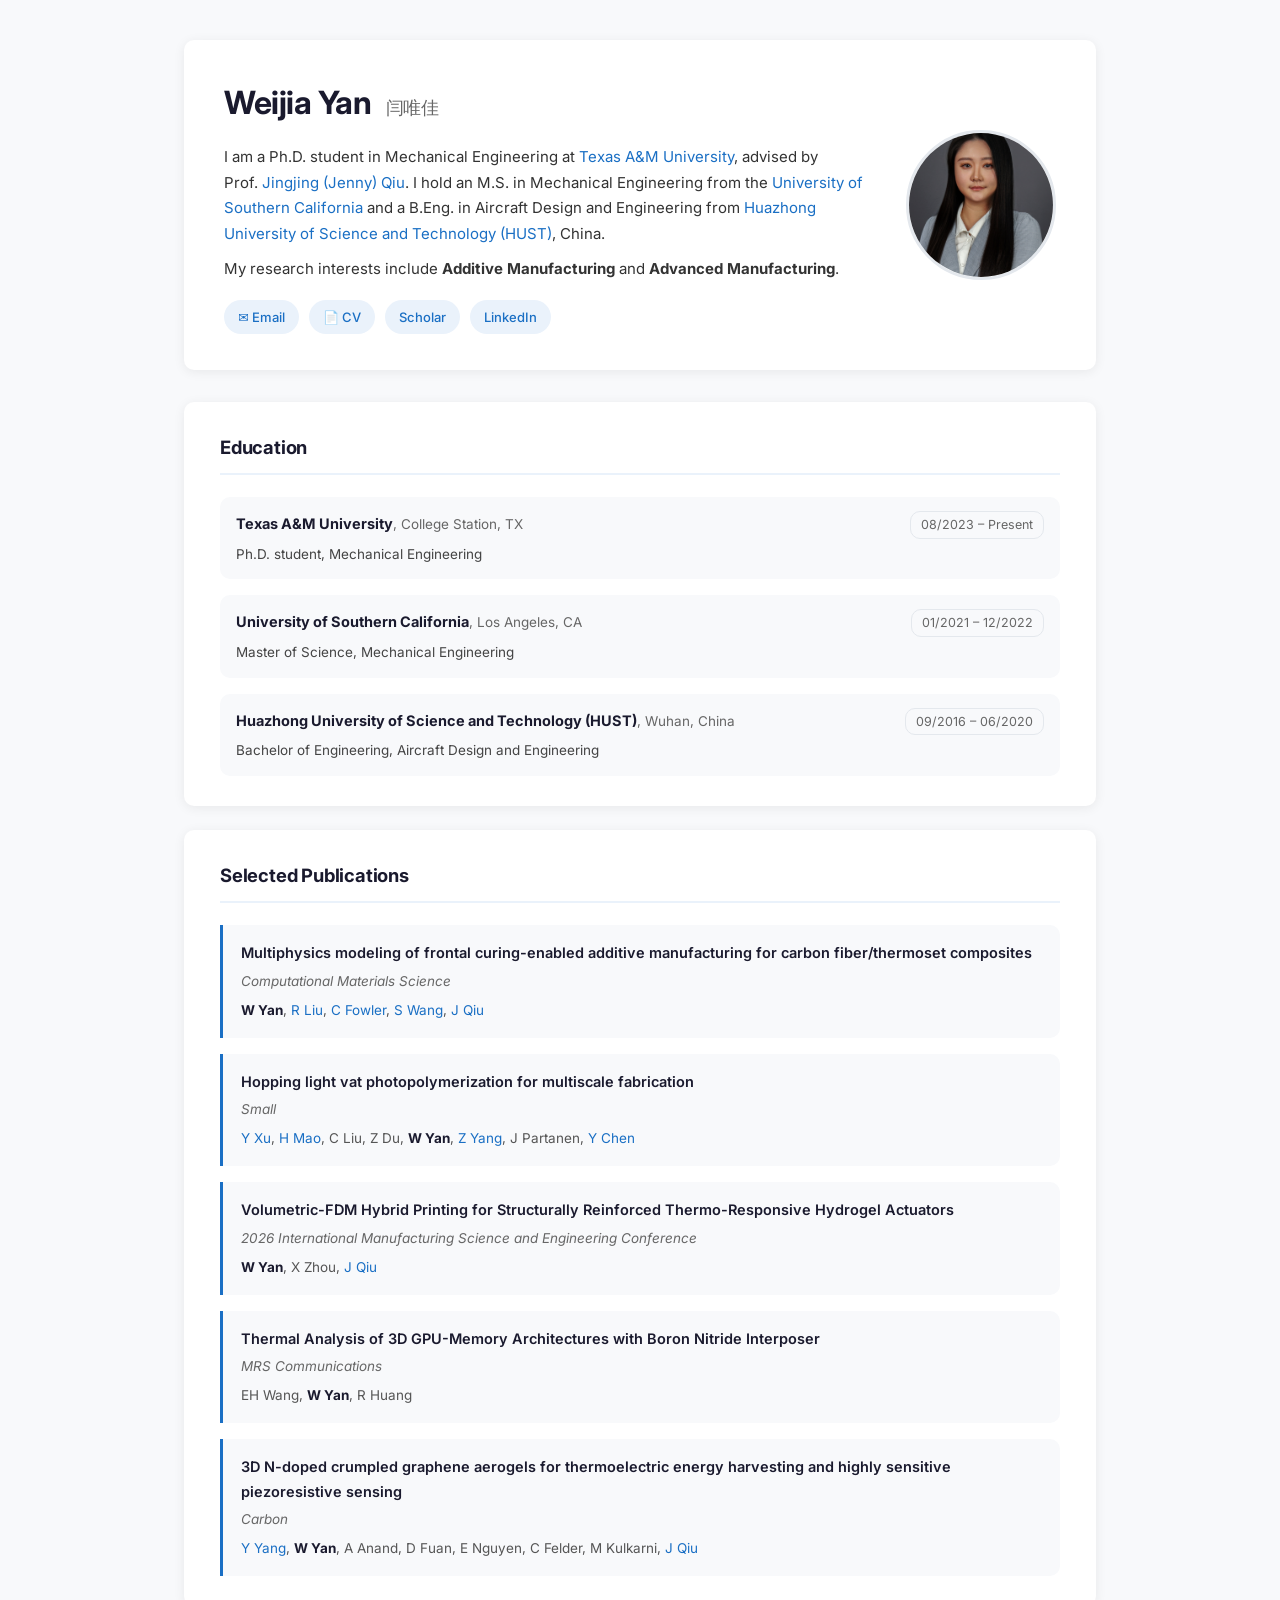
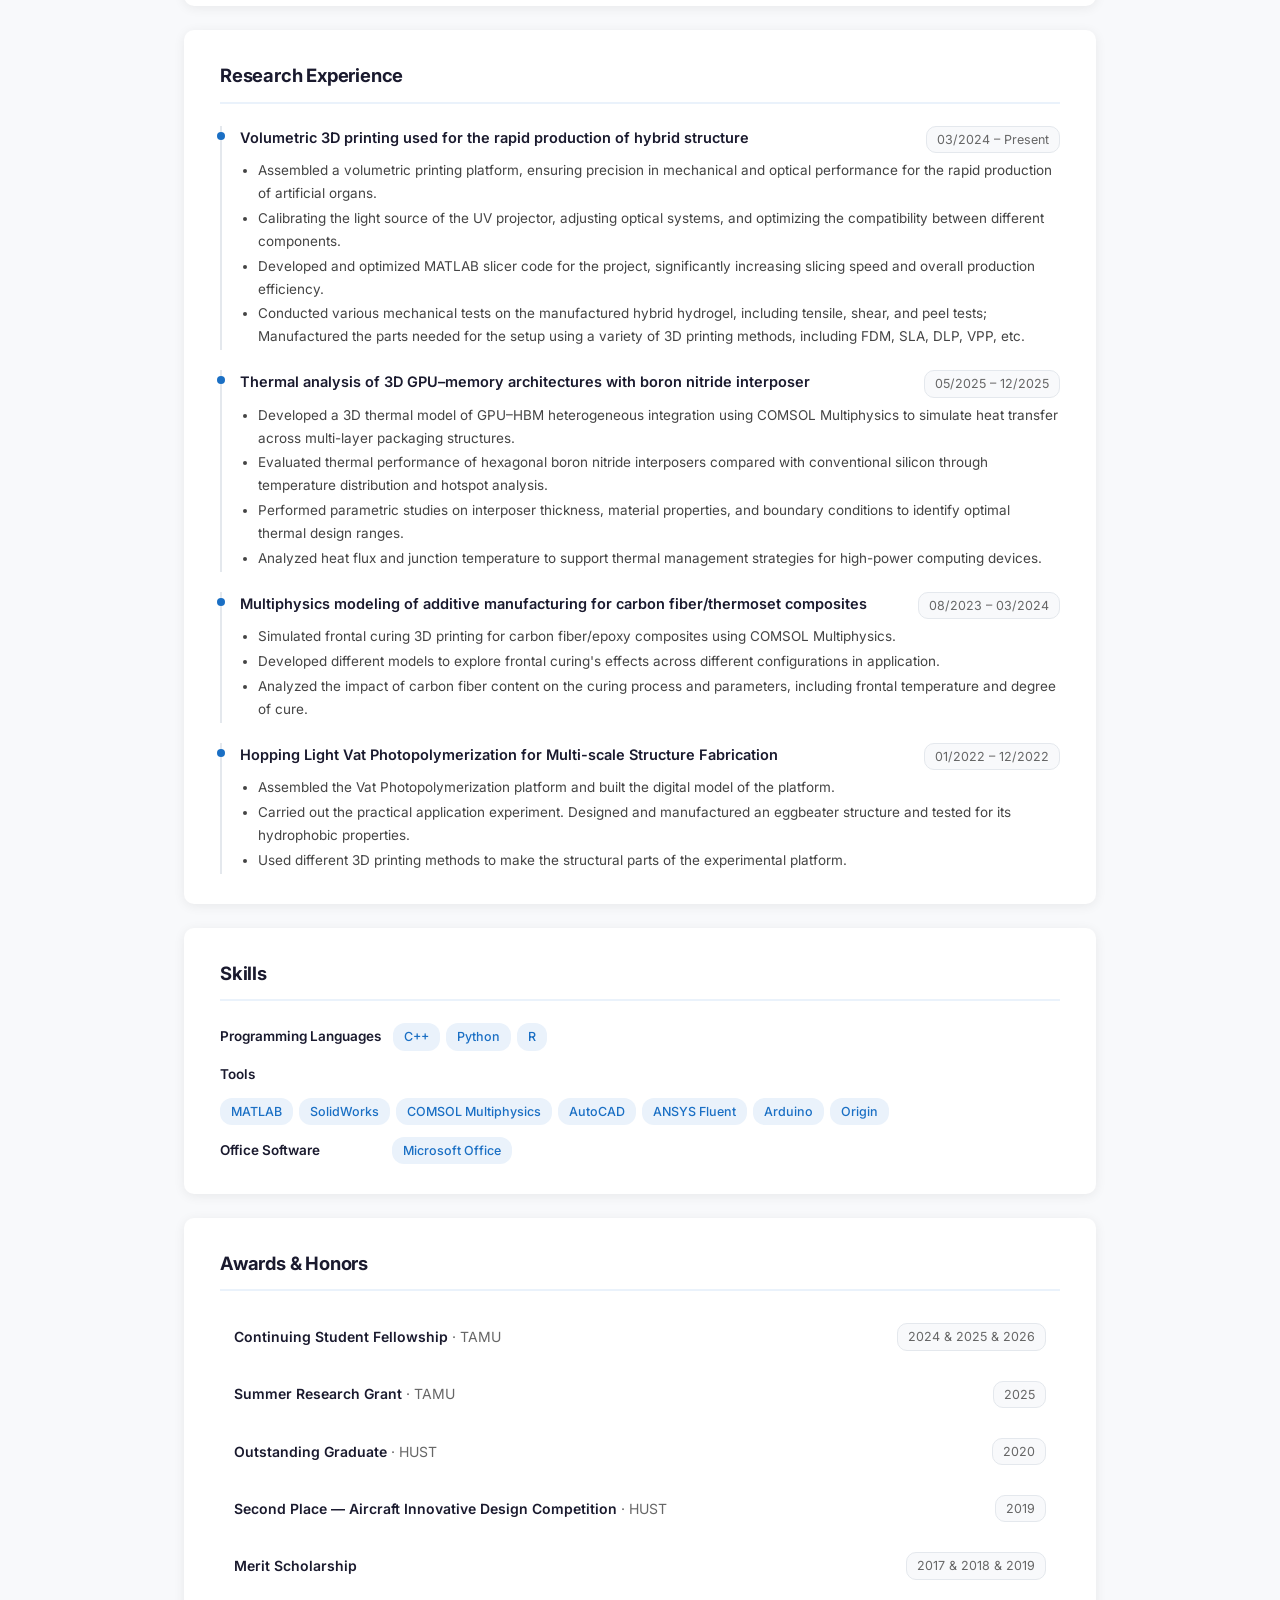
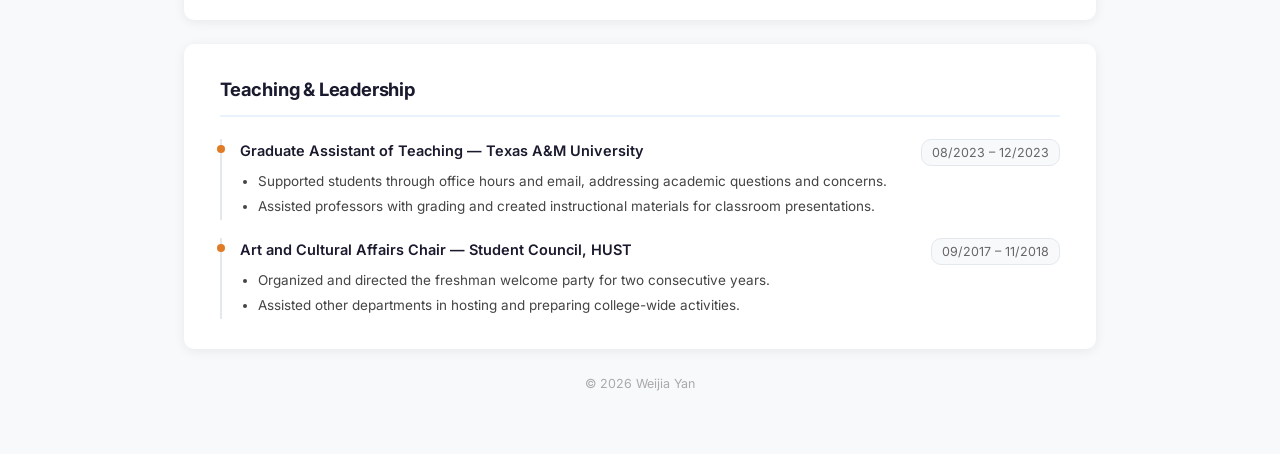
<file: index.html>
<!DOCTYPE html>
<html lang="en">
<head>
  <meta charset="UTF-8">
  <meta name="viewport" content="width=device-width, initial-scale=1">
  <title>Weijia Yan (闫唯佳) — Ph.D. Student, Mechanical Engineering, Texas A&amp;M</title>
  <meta name="author" content="Weijia Yan">
  <meta name="keywords" content="Weijia Yan, 闫唯佳, Weijia Yan TAMU, Texas A&amp;M University, Additive Manufacturing, Advanced Manufacturing, Mechanical Engineering, Volumetric 3D Printing, PhD">
  <meta name="description" content="Weijia Yan (闫唯佳) is a Ph.D. student in Mechanical Engineering at Texas A&amp;M University, researching additive manufacturing, volumetric 3D printing, and advanced manufacturing.">
  <link rel="canonical" href="https://wynnoveyan.github.io/">
  <meta name="google-site-verification" content="6aF_N2jRXDtXJ7I_Zsn76ht1dl2JVFe4uCkF_u69t2k" />

  <!-- Open Graph / social sharing -->
  <meta property="og:type" content="profile">
  <meta property="og:title" content="Weijia Yan (闫唯佳) — Ph.D. Student, Mechanical Engineering, Texas A&amp;M">
  <meta property="og:description" content="Ph.D. student in Mechanical Engineering at Texas A&amp;M University. Research in additive manufacturing, volumetric 3D printing, and advanced manufacturing.">
  <meta property="og:url" content="https://wynnoveyan.github.io/">
  <meta property="og:image" content="https://wynnoveyan.github.io/img/pic.jpeg">
  <meta property="profile:first_name" content="Weijia">
  <meta property="profile:last_name" content="Yan">
  <meta name="twitter:card" content="summary">
  <meta name="twitter:title" content="Weijia Yan (闫唯佳) — Ph.D. Student, Mechanical Engineering, Texas A&amp;M">
  <meta name="twitter:description" content="Ph.D. student in Mechanical Engineering at Texas A&amp;M University. Research in additive manufacturing and advanced manufacturing.">
  <meta name="twitter:image" content="https://wynnoveyan.github.io/img/pic.jpeg">

  <link rel="preconnect" href="https://fonts.googleapis.com">
  <link rel="preconnect" href="https://fonts.gstatic.com" crossorigin>
  <link rel="stylesheet" href="https://fonts.googleapis.com/css2?family=Inter:wght@300;400;500;600;700&display=swap">
  <link rel="stylesheet" href="stylesheet.css">
  <link rel="icon" href="data:image/svg+xml,<svg xmlns=%22http://www.w3.org/2000/svg%22 viewBox=%220 0 100 100%22><text y=%22.9em%22 font-size=%2290%22>🌐</text></svg>">

  <!-- Structured data: helps Google understand who this page is about -->
  <script type="application/ld+json">
  {
    "@context": "https://schema.org",
    "@type": "Person",
    "name": "Weijia Yan",
    "alternateName": "闫唯佳",
    "url": "https://wynnoveyan.github.io/",
    "image": "https://wynnoveyan.github.io/img/pic.jpeg",
    "email": "mailto:weijia_yan@tamu.edu",
    "jobTitle": "Ph.D. Student in Mechanical Engineering",
    "knowsAbout": ["Additive Manufacturing", "Advanced Manufacturing", "Volumetric 3D Printing", "Multiphysics Modeling", "Mechanical Engineering"],
    "affiliation": {
      "@type": "CollegeOrUniversity",
      "name": "Texas A&M University",
      "url": "https://www.tamu.edu/"
    },
    "alumniOf": [
      {
        "@type": "CollegeOrUniversity",
        "name": "University of Southern California",
        "url": "https://www.usc.edu/"
      },
      {
        "@type": "CollegeOrUniversity",
        "name": "Huazhong University of Science and Technology",
        "url": "http://english.hust.edu.cn/"
      }
    ],
    "sameAs": [
      "https://scholar.google.com/citations?user=I7ys2LwAAAAJ&hl=en",
      "https://www.linkedin.com/in/weijia-yan-ba7a0b22b/"
    ]
  }
  </script>
</head>

<body>
<div class="page-wrap">

  <!-- ── Bio ──────────────────────────────────────────────── -->
  <section class="hero">
    <div class="hero-text">
      <h1 class="hero-name">
        Weijia Yan
        <span class="cn">闫唯佳</span>
      </h1>

      <p>
        I am a Ph.D. student in Mechanical Engineering at
        <a href="https://www.tamu.edu/">Texas A&amp;M University</a>,
        advised by Prof.&nbsp;<a href="https://engineering.tamu.edu/mechanical/profiles/qui-jenny.html">Jingjing (Jenny) Qiu</a>.
        I hold an M.S. in Mechanical Engineering from the
        <a href="https://www.usc.edu/">University of Southern California</a>
        and a B.Eng. in Aircraft Design and Engineering from
        <a href="http://english.hust.edu.cn/">Huazhong University of Science and Technology (HUST)</a>, China.
      </p>

      <p>
        My research interests include <strong>Additive Manufacturing</strong>
        and <strong>Advanced Manufacturing</strong>.
      </p>

      <div class="hero-links">
        <a href="mailto:weijia_yan@tamu.edu">✉ Email</a>
        <a href="Weijia_Yan_Resume.pdf">📄 CV</a>
        <a href="https://scholar.google.com/citations?user=I7ys2LwAAAAJ&hl=en">Scholar</a>
        <a href="https://www.linkedin.com/in/weijia-yan-ba7a0b22b/">LinkedIn</a>
      </div>
    </div>

    <div class="hero-photo">
      <a href="./img/pic.jpeg">
        <img src="./img/pic.jpeg" alt="Weijia Yan">
      </a>
    </div>
  </section>

  <!-- ── Education ─────────────────────────────────────────── -->
  <section class="section">
    <h2 class="section-title">Education</h2>
    <div class="edu-list">

      <div class="edu-item">
        <div class="edu-header">
          <div><span class="edu-school">Texas A&amp;M University</span><span class="edu-loc">, College Station, TX</span></div>
          <span class="exp-date">08/2023 – Present</span>
        </div>
        <div class="edu-degree">Ph.D. student, Mechanical Engineering</div>
      </div>

      <div class="edu-item">
        <div class="edu-header">
          <div><span class="edu-school">University of Southern California</span><span class="edu-loc">, Los Angeles, CA</span></div>
          <span class="exp-date">01/2021 – 12/2022</span>
        </div>
        <div class="edu-degree">Master of Science, Mechanical Engineering</div>
      </div>

      <div class="edu-item">
        <div class="edu-header">
          <div><span class="edu-school">Huazhong University of Science and Technology (HUST)</span><span class="edu-loc">, Wuhan, China</span></div>
          <span class="exp-date">09/2016 – 06/2020</span>
        </div>
        <div class="edu-degree">Bachelor of Engineering, Aircraft Design and Engineering</div>
      </div>

    </div>
  </section>

  <!-- ── Publications ─────────────────────────────────────── -->
  <section class="section">
    <h2 class="section-title">Selected Publications</h2>

    <div class="pub-list">

      <div class="pub-item">
        <div class="pub-title">Multiphysics modeling of frontal curing-enabled additive manufacturing for carbon fiber/thermoset composites</div>
        <div class="pub-venue">Computational Materials Science</div>
        <div class="pub-authors">
          <strong>W Yan</strong>,
          <a href="https://scholar.google.com/citations?user=R98v-sEAAAAJ&hl=en">R Liu</a>,
          <a href="https://scholar.google.com/citations?user=vkRqP7UAAAAJ&hl=en">C Fowler</a>,
          <a href="https://scholar.google.co.uk/citations?user=RNWHJDYAAAAJ&hl=en">S Wang</a>,
          <a href="https://scholar.google.com/citations?user=OHKP8AwAAAAJ&hl=en">J Qiu</a>
        </div>
      </div>

      <div class="pub-item">
        <div class="pub-title">Hopping light vat photopolymerization for multiscale fabrication</div>
        <div class="pub-venue">Small</div>
        <div class="pub-authors">
          <a href="https://scholar.google.com/citations?user=exFgNfwAAAAJ&hl=en">Y Xu</a>,
          <a href="https://scholar.google.com/citations?user=YnmLOxIAAAAJ&hl=en">H Mao</a>,
          C Liu, Z Du, <strong>W Yan</strong>,
          <a href="https://scholar.google.com/citations?user=WblvcXkAAAAJ&hl=en">Z Yang</a>,
          J Partanen,
          <a href="https://scholar.google.com/citations?user=qAKY6NAAAAAJ&hl=en">Y Chen</a>
        </div>
      </div>

      <div class="pub-item">
        <div class="pub-title">Volumetric-FDM Hybrid Printing for Structurally Reinforced Thermo-Responsive Hydrogel Actuators</div>
        <div class="pub-venue">2026 International Manufacturing Science and Engineering Conference</div>
        <div class="pub-authors"><strong>W Yan</strong>, X Zhou, <a href="https://scholar.google.com/citations?user=OHKP8AwAAAAJ&hl=en">J Qiu</a></div>
      </div>

      <div class="pub-item">
        <div class="pub-title">Thermal Analysis of 3D GPU-Memory Architectures with Boron Nitride Interposer</div>
        <div class="pub-venue">MRS Communications</div>
        <div class="pub-authors">EH Wang, <strong>W Yan</strong>, R Huang</div>
      </div>

      <div class="pub-item">
        <div class="pub-title">3D N-doped crumpled graphene aerogels for thermoelectric energy harvesting and highly sensitive piezoresistive sensing</div>
        <div class="pub-venue">Carbon</div>
        <div class="pub-authors"><a href="https://scholar.google.com/citations?user=AMZCQCMAAAAJ&hl=en">Y Yang</a>, <strong>W Yan</strong>, A Anand, D Fuan, E Nguyen, C Felder, M Kulkarni, <a href="https://scholar.google.com/citations?user=OHKP8AwAAAAJ&hl=en">J Qiu</a></div>
      </div>

    </div>
  </section>

  <!-- ── Research Experience ───────────────────────────────── -->
  <section class="section">
    <h2 class="section-title">Research Experience</h2>

    <div class="exp-list">

      <div class="exp-item">
        <div class="exp-header">
          <span class="exp-title">Volumetric 3D printing used for the rapid production of hybrid structure</span>
          <span class="exp-date">03/2024 – Present</span>
        </div>
        <ul class="exp-bullets">
          <li>Assembled a volumetric printing platform, ensuring precision in mechanical and optical performance for the rapid production of artificial organs.</li>
          <li>Calibrating the light source of the UV projector, adjusting optical systems, and optimizing the compatibility between different components.</li>
          <li>Developed and optimized MATLAB slicer code for the project, significantly increasing slicing speed and overall production efficiency.</li>
          <li>Conducted various mechanical tests on the manufactured hybrid hydrogel, including tensile, shear, and peel tests; Manufactured the parts needed for the setup using a variety of 3D printing methods, including FDM, SLA, DLP, VPP, etc.</li>
        </ul>
      </div>

      <div class="exp-item">
        <div class="exp-header">
          <span class="exp-title">Thermal analysis of 3D GPU–memory architectures with boron nitride interposer</span>
          <span class="exp-date">05/2025 – 12/2025</span>
        </div>
        <ul class="exp-bullets">
          <li>Developed a 3D thermal model of GPU–HBM heterogeneous integration using COMSOL Multiphysics to simulate heat transfer across multi-layer packaging structures.</li>
          <li>Evaluated thermal performance of hexagonal boron nitride interposers compared with conventional silicon through temperature distribution and hotspot analysis.</li>
          <li>Performed parametric studies on interposer thickness, material properties, and boundary conditions to identify optimal thermal design ranges.</li>
          <li>Analyzed heat flux and junction temperature to support thermal management strategies for high-power computing devices.</li>
        </ul>
      </div>

      <div class="exp-item">
        <div class="exp-header">
          <span class="exp-title">Multiphysics modeling of additive manufacturing for carbon fiber/thermoset composites</span>
          <span class="exp-date">08/2023 – 03/2024</span>
        </div>
        <ul class="exp-bullets">
          <li>Simulated frontal curing 3D printing for carbon fiber/epoxy composites using COMSOL Multiphysics.</li>
          <li>Developed different models to explore frontal curing's effects across different configurations in application.</li>
          <li>Analyzed the impact of carbon fiber content on the curing process and parameters, including frontal temperature and degree of cure.</li>
        </ul>
      </div>

      <div class="exp-item">
        <div class="exp-header">
          <span class="exp-title">Hopping Light Vat Photopolymerization for Multi-scale Structure Fabrication</span>
          <span class="exp-date">01/2022 – 12/2022</span>
        </div>
        <ul class="exp-bullets">
          <li>Assembled the Vat Photopolymerization platform and built the digital model of the platform.</li>
          <li>Carried out the practical application experiment. Designed and manufactured an eggbeater structure and tested for its hydrophobic properties.</li>
          <li>Used different 3D printing methods to make the structural parts of the experimental platform.</li>
        </ul>
      </div>

    </div>
  </section>

  <!-- ── Skills ────────────────────────────────────────────── -->
  <section class="section">
    <h2 class="section-title">Skills</h2>

    <div class="skills-grid">
      <div class="skill-row">
        <span class="skill-label">Programming Languages</span>
        <div class="skill-tags">
          <span class="skill-tag">C++</span>
          <span class="skill-tag">Python</span>
          <span class="skill-tag">R</span>
        </div>
      </div>
      <div class="skill-row">
        <span class="skill-label">Tools</span>
        <div class="skill-tags">
          <span class="skill-tag">MATLAB</span>
          <span class="skill-tag">SolidWorks</span>
          <span class="skill-tag">COMSOL Multiphysics</span>
          <span class="skill-tag">AutoCAD</span>
          <span class="skill-tag">ANSYS Fluent</span>
          <span class="skill-tag">Arduino</span>
          <span class="skill-tag">Origin</span>
        </div>
      </div>
      <div class="skill-row">
        <span class="skill-label">Office Software</span>
        <div class="skill-tags">
          <span class="skill-tag">Microsoft Office</span>
        </div>
      </div>
    </div>
  </section>

  <!-- ── Awards ────────────────────────────────────────────── -->
  <section class="section">
    <h2 class="section-title">Awards &amp; Honors</h2>

    <div class="award-list">
      <div class="award-item">
        <span class="award-name">Continuing Student Fellowship <span class="award-org">· TAMU</span></span>
        <span class="award-year">2024 &amp; 2025 &amp; 2026</span>
      </div>
      <div class="award-item">
        <span class="award-name">Summer Research Grant <span class="award-org">· TAMU</span></span>
        <span class="award-year">2025</span>
      </div>
      <div class="award-item">
        <span class="award-name">Outstanding Graduate <span class="award-org">· HUST</span></span>
        <span class="award-year">2020</span>
      </div>
      <div class="award-item">
        <span class="award-name">Second Place — Aircraft Innovative Design Competition <span class="award-org">· HUST</span></span>
        <span class="award-year">2019</span>
      </div>
      <div class="award-item">
        <span class="award-name">Merit Scholarship</span>
        <span class="award-year">2017 &amp; 2018 &amp; 2019</span>
      </div>
    </div>
  </section>

  <!-- ── Teaching & Leadership ─────────────────────────────── -->
  <section class="section">
    <h2 class="section-title">Teaching &amp; Leadership</h2>

    <div class="teach-list">

      <div class="teach-item">
        <div class="teach-header">
          <span class="teach-title">Graduate Assistant of Teaching — Texas A&amp;M University</span>
          <span class="exp-date">08/2023 – 12/2023</span>
        </div>
        <ul class="teach-bullets">
          <li>Supported students through office hours and email, addressing academic questions and concerns.</li>
          <li>Assisted professors with grading and created instructional materials for classroom presentations.</li>
        </ul>
      </div>

      <div class="teach-item">
        <div class="teach-header">
          <span class="teach-title">Art and Cultural Affairs Chair — Student Council, HUST</span>
          <span class="exp-date">09/2017 – 11/2018</span>
        </div>
        <ul class="teach-bullets">
          <li>Organized and directed the freshman welcome party for two consecutive years.</li>
          <li>Assisted other departments in hosting and preparing college-wide activities.</li>
        </ul>
      </div>

    </div>
  </section>

  <!-- ── Footer ────────────────────────────────────────────── -->
  <p class="footer">
    &copy; 2026 Weijia Yan
  </p>

</div>
</body>
</html>
</file>
<file: stylesheet.css>
/* Inter is loaded via <link> in each page's <head> — keeping it out of
   here avoids a render-blocking @import chain. */

/* ── Reset & Base ─────────────────────────────────────────── */
*, *::before, *::after { box-sizing: border-box; margin: 0; padding: 0; }

:root {
  --blue:    #1a6fc4;
  --blue-lt: #eaf2fb;
  --orange:  #e07b28;
  --text:    #1a1a2e;
  --text-2:  #333;
  --text-3:  #444;
  --text-4:  #555;
  --muted:   #666;
  --border:  #e4e8ed;
  --bg:      #f8f9fb;
  --white:   #ffffff;
  --footer:  #aaa;
  --footer-link: #bbb;
  --radius:  10px;
  --shadow:  0 2px 12px rgba(0,0,0,0.07);
}

@media (prefers-color-scheme: dark) {
  :root {
    --blue:    #5b9fe0;
    --blue-lt: #1c2b3d;
    --orange:  #e89355;
    --text:    #eceef2;
    --text-2:  #d4d6dc;
    --text-3:  #c2c4cc;
    --text-4:  #b0b2bb;
    --muted:   #8a8d97;
    --border:  #2c2f38;
    --bg:      #14161c;
    --white:   #1b1e26;
    --footer:  #6a6d76;
    --footer-link: #7c7f88;
    --shadow:  0 2px 12px rgba(0,0,0,0.35);
  }
}

html { scroll-behavior: smooth; }

body {
  font-family: 'Inter', system-ui, sans-serif;
  font-size: 15px;
  line-height: 1.7;
  color: var(--text);
  background: var(--bg);
}

a {
  color: var(--blue);
  text-decoration: none;
  transition: color .2s;
}
a:hover { color: var(--orange); }

/* ── Layout wrapper ───────────────────────────────────────── */
.page-wrap {
  max-width: 960px;
  margin: 0 auto;
  padding: 40px 24px 60px;
}

/* ── Hero / Bio ───────────────────────────────────────────── */
.hero {
  display: flex;
  align-items: center;
  gap: 40px;
  background: var(--white);
  border-radius: var(--radius);
  box-shadow: var(--shadow);
  padding: 36px 40px;
  margin-bottom: 32px;
}

.hero-text { flex: 1; }

.hero-name {
  font-size: 2rem;
  font-weight: 700;
  letter-spacing: -.5px;
  margin-bottom: 14px;
  color: var(--text);
}

.hero-name .cn {
  font-size: 1.1rem;
  font-weight: 400;
  color: var(--muted);
  margin-left: 8px;
}

.hero-text p { color: var(--text-2); margin-bottom: 10px; }

.hero-links {
  display: flex;
  flex-wrap: wrap;
  gap: 10px;
  margin-top: 18px;
}

.hero-links a {
  display: inline-flex;
  align-items: center;
  gap: 5px;
  background: var(--blue-lt);
  color: var(--blue);
  padding: 6px 14px;
  border-radius: 20px;
  font-size: 13px;
  font-weight: 500;
  transition: background .2s, color .2s;
}
.hero-links a:hover {
  background: var(--blue);
  color: var(--white);
}

.hero-photo {
  flex-shrink: 0;
  width: 150px;
}
.hero-photo img {
  width: 150px;
  height: 150px;
  object-fit: cover;
  border-radius: 50%;
  border: 3px solid var(--border);
  display: block;
  transition: transform .3s;
}
.hero-photo img:hover { transform: scale(1.04); }

/* ── Section card ─────────────────────────────────────────── */
.section {
  background: var(--white);
  border-radius: var(--radius);
  box-shadow: var(--shadow);
  padding: 30px 36px;
  margin-bottom: 24px;
}

.section-title {
  font-size: 1.15rem;
  font-weight: 700;
  color: var(--text);
  margin-bottom: 22px;
  padding-bottom: 10px;
  border-bottom: 2px solid var(--blue-lt);
  letter-spacing: -.2px;
}

/* ── Education ────────────────────────────────────────────── */
.edu-list { display: flex; flex-direction: column; gap: 16px; }

.edu-item { padding: 14px 16px; border-radius: var(--radius); background: var(--bg); }

.edu-header {
  display: flex;
  justify-content: space-between;
  align-items: flex-start;
  gap: 12px;
  flex-wrap: wrap;
  margin-bottom: 4px;
}

.edu-school { font-weight: 700; font-size: 14.5px; color: var(--text); }
.edu-loc { font-size: 13.5px; color: var(--muted); }
.edu-degree { font-size: 13.5px; color: var(--text-3); }
.edu-gpa { font-size: 12.5px; color: var(--muted); margin-top: 2px; }

/* ── Publications ─────────────────────────────────────────── */
.pub-list { display: flex; flex-direction: column; gap: 16px; }

.pub-item {
  padding: 16px 18px;
  border-left: 3px solid var(--blue);
  background: var(--bg);
  border-radius: 0 var(--radius) var(--radius) 0;
}

.pub-title {
  font-weight: 600;
  font-size: 14.5px;
  color: var(--text);
  margin-bottom: 4px;
}

.pub-venue {
  font-style: italic;
  color: var(--muted);
  font-size: 13.5px;
  margin-bottom: 6px;
}

.pub-badge {
  display: inline-block;
  background: #e8f5e9;
  color: #2e7d32;
  font-size: 11px;
  font-weight: 600;
  padding: 2px 8px;
  border-radius: 10px;
  margin-bottom: 6px;
  letter-spacing: .3px;
  text-transform: uppercase;
}

.pub-authors {
  font-size: 13.5px;
  color: var(--text-4);
}
.pub-authors strong { color: var(--text); }

/* ── Research Experience ──────────────────────────────────── */
.exp-list { display: flex; flex-direction: column; gap: 20px; }

.exp-item { padding-left: 18px; border-left: 2px solid var(--border); position: relative; }
.exp-item::before {
  content: '';
  position: absolute;
  left: -5px; top: 6px;
  width: 8px; height: 8px;
  border-radius: 50%;
  background: var(--blue);
}

.exp-header {
  display: flex;
  justify-content: space-between;
  align-items: flex-start;
  gap: 12px;
  flex-wrap: wrap;
  margin-bottom: 6px;
}

.exp-title {
  font-weight: 600;
  font-size: 14.5px;
  color: var(--text);
}

.exp-date {
  font-size: 12.5px;
  color: var(--muted);
  white-space: nowrap;
  background: var(--bg);
  padding: 2px 10px;
  border-radius: 10px;
  border: 1px solid var(--border);
}

.exp-bullets {
  list-style: disc;
  padding-left: 18px;
  color: var(--text-3);
  font-size: 13.5px;
}
.exp-bullets li { margin-bottom: 2px; }

/* ── Skills ───────────────────────────────────────────────── */
.skills-grid { display: flex; flex-direction: column; gap: 12px; }

.skill-row { display: flex; align-items: baseline; gap: 12px; flex-wrap: wrap; }

.skill-label {
  font-weight: 600;
  font-size: 13.5px;
  color: var(--text);
  min-width: 160px;
}

.skill-tags { display: flex; flex-wrap: wrap; gap: 6px; }

.skill-tag {
  background: var(--blue-lt);
  color: var(--blue);
  font-size: 12.5px;
  padding: 3px 11px;
  border-radius: 12px;
  font-weight: 500;
}

/* ── Awards ───────────────────────────────────────────────── */
.award-list { display: flex; flex-direction: column; gap: 10px; }

.award-item {
  display: flex;
  justify-content: space-between;
  align-items: center;
  gap: 12px;
  flex-wrap: wrap;
  padding: 10px 14px;
  border-radius: 8px;
  transition: background .15s;
}
.award-item:hover { background: var(--bg); }

.award-name { font-weight: 600; font-size: 14px; }
.award-name .award-org { font-weight: 400; color: var(--muted); }

.award-year {
  font-size: 12.5px;
  color: var(--muted);
  background: var(--bg);
  padding: 2px 10px;
  border-radius: 10px;
  border: 1px solid var(--border);
  white-space: nowrap;
}

/* ── Teaching & Leadership ────────────────────────────────── */
.teach-list { display: flex; flex-direction: column; gap: 18px; }

.teach-item { padding-left: 18px; border-left: 2px solid var(--border); position: relative; }
.teach-item::before {
  content: '';
  position: absolute;
  left: -5px; top: 6px;
  width: 8px; height: 8px;
  border-radius: 50%;
  background: var(--orange);
}

.teach-header {
  display: flex;
  justify-content: space-between;
  align-items: flex-start;
  gap: 12px;
  flex-wrap: wrap;
  margin-bottom: 4px;
}

.teach-title {
  font-weight: 600;
  font-size: 14.5px;
  color: var(--text);
}

.teach-bullets {
  list-style: disc;
  padding-left: 18px;
  color: var(--text-3);
  font-size: 13.5px;
}
.teach-bullets li { margin-bottom: 2px; }

/* ── Footer ───────────────────────────────────────────────── */
.footer {
  text-align: center;
  margin-top: 16px;
  font-size: 12.5px;
  color: var(--footer);
}
.footer a { color: var(--footer-link); }
.footer a:hover { color: var(--orange); }

/* ── Responsive ───────────────────────────────────────────── */
@media (max-width: 620px) {
  .hero { flex-direction: column-reverse; align-items: center; padding: 24px 20px; text-align: center; }
  .hero-links { justify-content: center; }
  .hero-photo img { width: 120px; height: 120px; }
  .section { padding: 22px 18px; }
  .skill-label { min-width: unset; width: 100%; }
}

/* ── Reduced motion ───────────────────────────────────────── */
@media (prefers-reduced-motion: reduce) {
  html { scroll-behavior: auto; }
  *, *::before, *::after {
    transition-duration: .01ms !important;
    animation-duration: .01ms !important;
    animation-iteration-count: 1 !important;
  }
}
</file>
